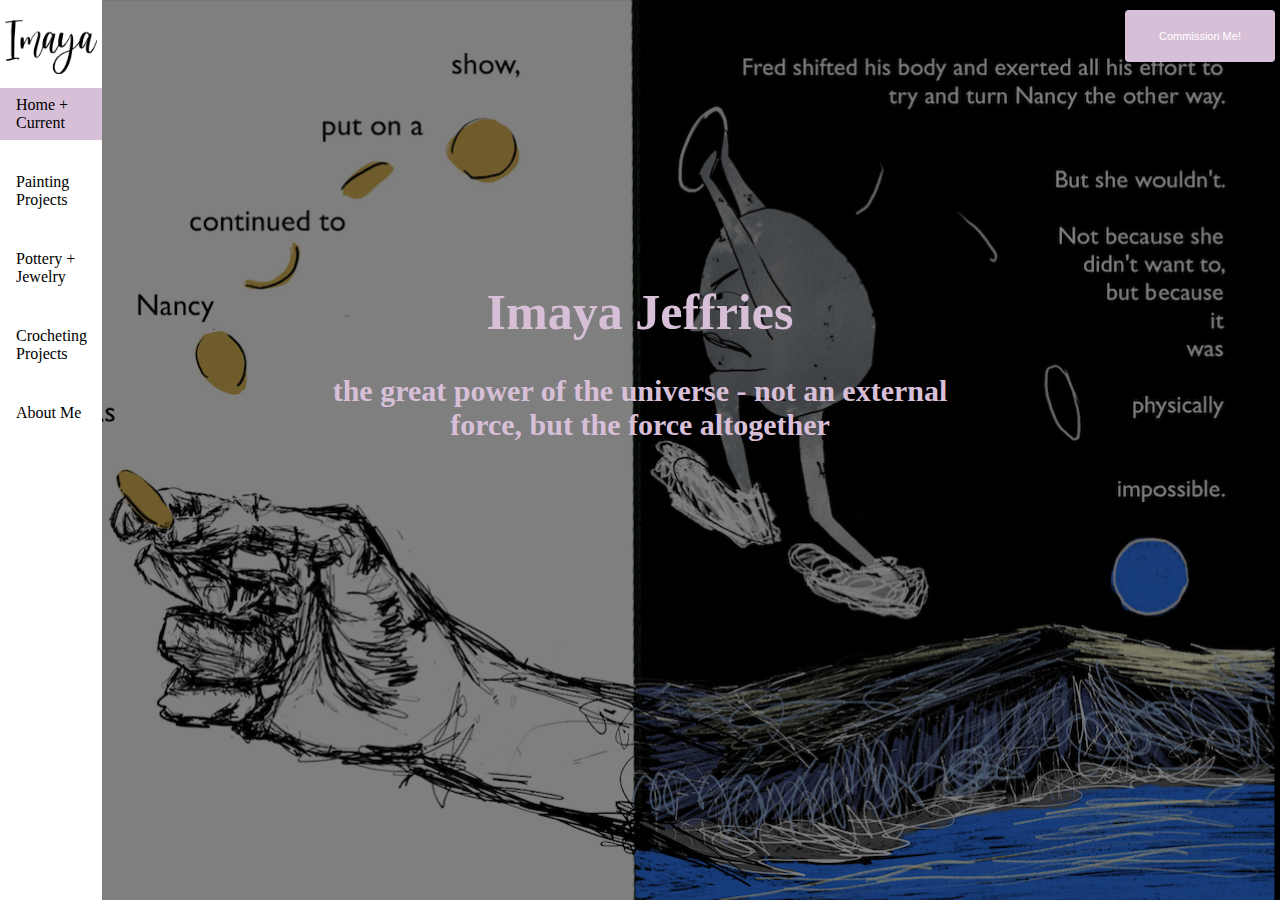
<file: index.html>
<!DOCTYPE html>
<html lang="en">
<head>
    <meta charset="UTF-8">
    <meta name="viewport" content="width=device-width, initial-scale=1.0">
    <link rel="stylesheet" href="styles.css">
    <title>Home</title>
</head>
<body>
    <div class="hero-image">
        <div class="hero-text">
          <h1 style="font-size:50px">Imaya Jeffries</h1>
          <p style="font-size: 30px; font-weight: bolder;">the great power of the universe - not an external force, but the force altogether</p>
        </div>

        <ul>
            <a href="index.html"><img class = 'logo-image' src="artwork/cursive.png" alt="Cursive fonts"></a>
            <li><a class = 'active' href = 'index.html'>Home + Current</a></li>
            <li><a href = 'paint.html'>Painting Projects</a></li>
            <li><a href = 'pottery.html'>Pottery + Jewelry</a></li>
            <li><a href = 'crocheting.html'>Crocheting Projects</a></li>
            <li><a href = 'about.html'>About Me</a></li>
        </ul>

    </div>


   

    <!-- <div class = 'top-banner'>
        <h2>the great power of the universe - not an external force, but the force altogether</h2>
    </div>

    <div class = 'body-container'>
        <img src = "grow.png" style = "width: 50%" >
    </div> -->

    <a href = money.html><button class="btn-cta" style="vertical-align:middle"><span>Commission Me!</span></button></a>


</body>
</html>
</file>
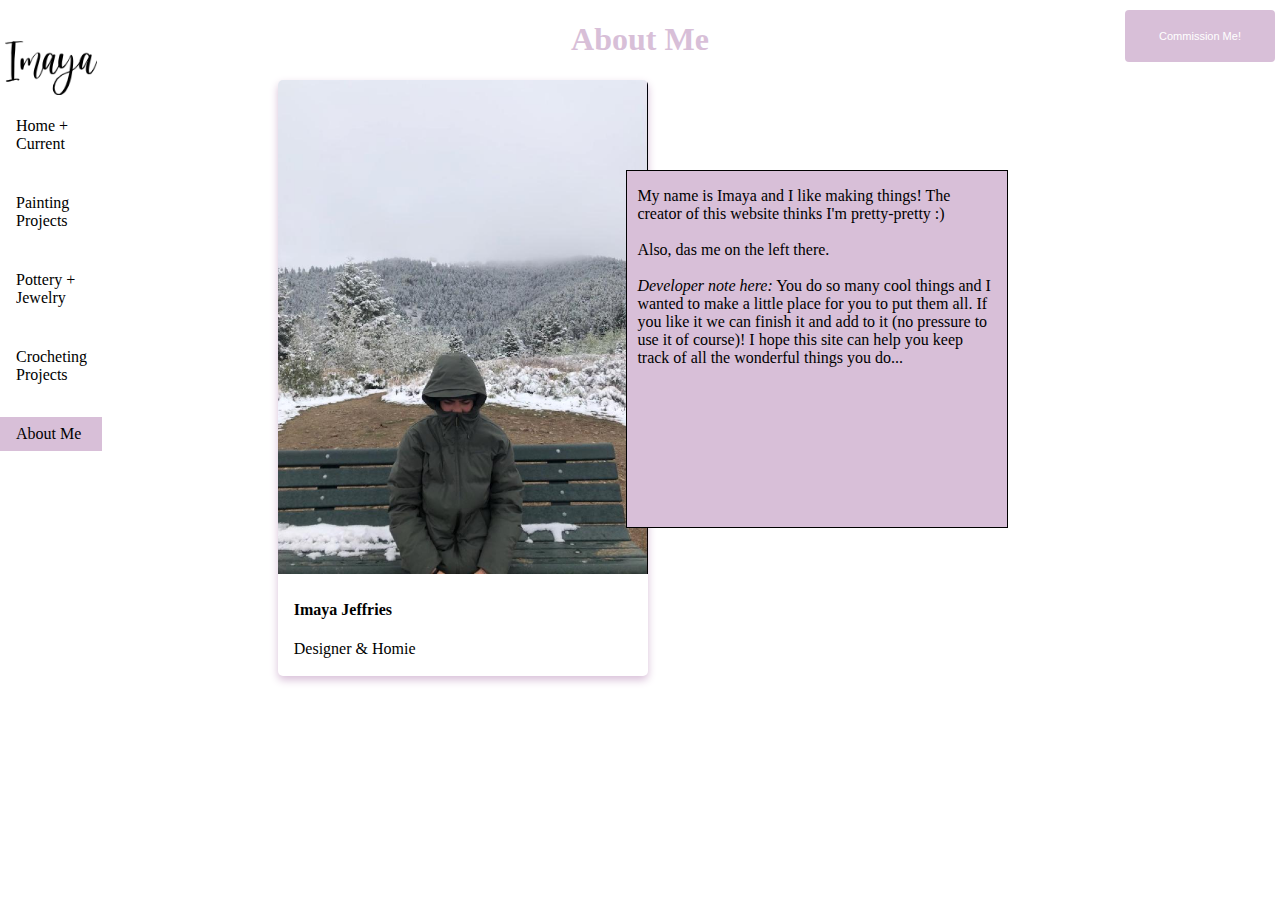
<file: about.html>
<!DOCTYPE html>
<html lang="en">
<head>
    <meta charset="UTF-8">
    <!-- <meta name="viewport" content="width=device-width, initial-scale=1.0"> -->
    <link rel="stylesheet" href="styles.css">
    <title>About</title>
</head>
<body>
    <ul>
        <a  href="index.html"><img class = 'logo-image' src="artwork/cursive.png" alt="Cursive fonts"></a>
        <li><a href = 'index.html'>Home + Current</a></li>
        <li><a href = 'paint.html'>Painting Projects</a></li>
        <li><a href = 'pottery.html'>Pottery + Jewelry</a></li>
        <li><a href = 'crocheting.html'>Crocheting Projects</a></li>
        <li><a class = 'active' href = 'about.html'>About Me</a></li>
    </ul>

    <div class = "pot-header"><h1>About Me</h1></div>
    <div class="content-wrapper">
        <div class="two-column-wrapper ">
            <div class="card">
                <img class = 'img-ab' src="artwork/iij.jpeg" style="width:100%">
                <div class="container-ab">
                  <h4><b>Imaya Jeffries</b></h4>
                  <p>Designer & Homie</p>
                </div>
            </div>

            <div class="profile-content-wrapper">
                <p>My name is Imaya and I like making things! The creator of this website
                    thinks I'm pretty-pretty :) 
                    <br><br> 
                    Also, das me on the left there. 
                    <br><br>
                    <em>Developer note here:</em> You do so many cool things and I wanted to make a little 
                    place for you to put them all. If you like it we can finish it and add to it (no pressure to use it of course)! 
                    I hope this site can help you keep track of all the wonderful things you do...
                </p>   
            </div>
        </div>
    </div>

    <a href = money.html><button class="btn-cta" style="vertical-align:middle"><span>Commission Me!</span></button></a>

</body>
</html>
</file>
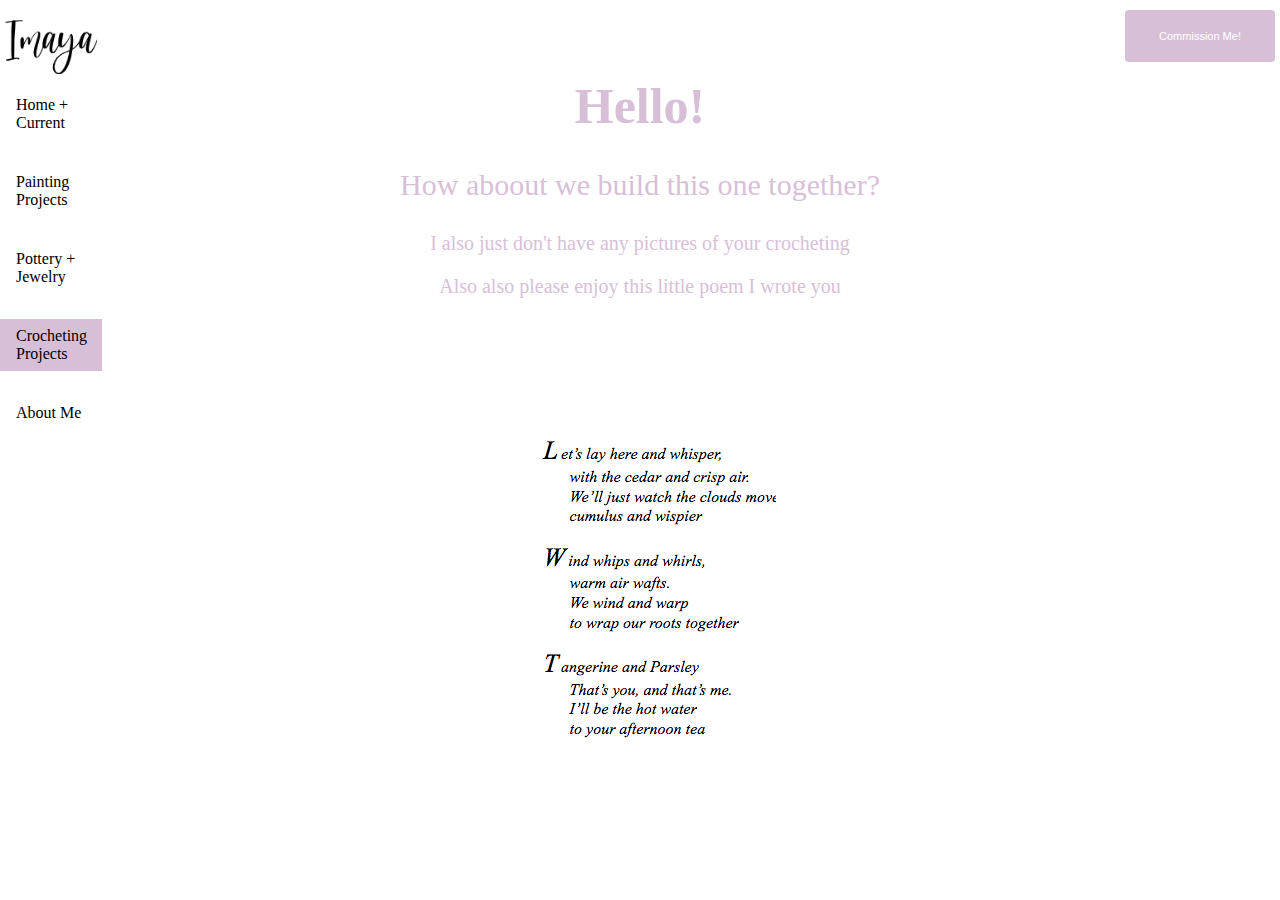
<file: crocheting.html>
<!DOCTYPE html>
<html lang="en">
<head>
    <meta charset="UTF-8">
    <!-- <meta name="viewport" content="width=device-width, initial-scale=1.0"> -->
    <link rel="stylesheet" href="styles.css">
    <title>Crocheting</title>

    <style>
       

    </style>

</head>
<body>
        <ul>
            <a  href="index.html"><img class = 'logo-image' src="artwork/cursive.png" alt="Cursive fonts"></a>
            <li><a href = 'index.html'>Home + Current</a></li>
            <li><a href = 'paint.html'>Painting Projects</a></li>
            <li><a href = 'pottery.html'>Pottery + Jewelry</a></li>
            <li><a class = 'active' href = 'crocheting.html'>Crocheting Projects</a></li>
            <li><a href = 'about.html'>About Me</a></li>
        </ul> 

    <div class = 'hero-text2'>
        <h1 style="font-size:50px">Hello!</h1>
        <p style="font-size:30px">How aboout we build this one together?</p>
        <p style = 'font-size: 20px'>I also just don't have any pictures of your crocheting</p>
        <p style = 'font-size: 20px'>Also also please enjoy this little poem I wrote you</p>
    </div>

    <div class = 'center-poem'>
        <img src = 'artwork/poem.png'>
    </div>


    <a href = money.html><button class="btn-cta" style="vertical-align:middle"><span>Commission Me!</span></button></a>

</body>
</html>
</file>
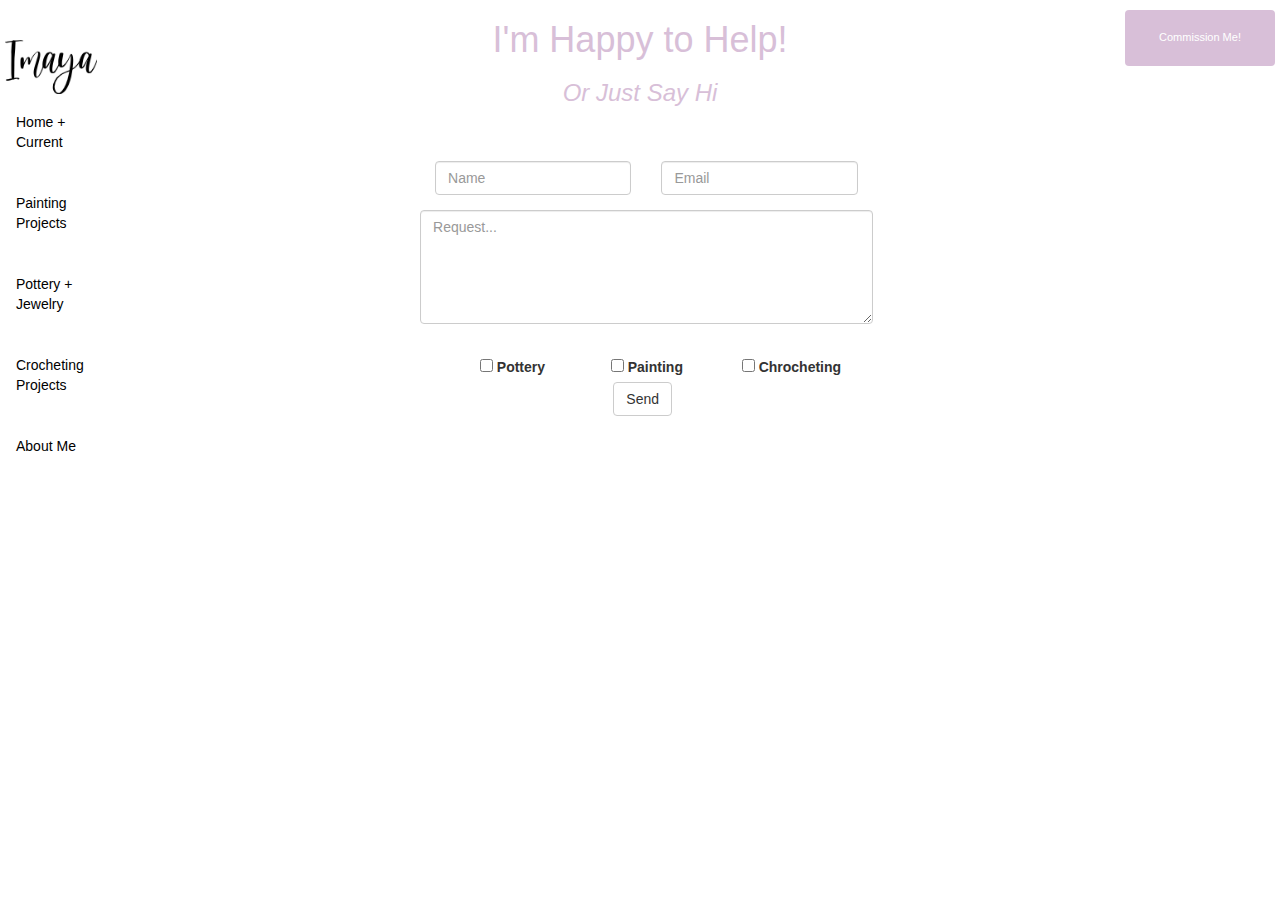
<file: money.html>
<!DOCTYPE html>
<html lang="en">
    <head>
        <meta charset="UTF-8">
        <meta name="viewport" content="width=device-width, initial-scale=1">
        <link rel="stylesheet" href="https://maxcdn.bootstrapcdn.com/bootstrap/3.4.1/css/bootstrap.min.css">
        <script src="https://ajax.googleapis.com/ajax/libs/jquery/3.5.1/jquery.min.js"></script>
        <script src="https://maxcdn.bootstrapcdn.com/bootstrap/3.4.1/js/bootstrap.min.js"></script>
        <title>Money</title>
    
        <link rel="stylesheet" href="styles.css">
    </head>
<body>

    <ul>
        <a href="index.html"><img class = 'logo-image' src="artwork/cursive.png" alt="Cursive fonts"></a>
        <li><a href = 'index.html'>Home + Current</a></li>
        <li><a href = 'paint.html'>Painting Projects</a></li>
        <li><a href = 'pottery.html'>Pottery + Jewelry</a></li>
        <li><a href = 'crocheting.html'>Crocheting Projects</a></li>
        <li><a href = 'about.html'>About Me</a></li>
    </ul>

    <a href = money.html><button class="btn-cta" style="vertical-align:middle"><span>Commission Me!</span></button></a>

    <div class = 'text-center'>
        <h1>I'm Happy to Help!</h1>
        <h3 style = "font-style: italic;">Or Just Say Hi</h3>
    </div>



    <div class="row">
        <div class="col-sm-7">
          <div class="row">
            <div class="col-sm-6 form-group">
              <input class="form-control" id="name" name="name" placeholder="Name" type="text" required>
            </div>
            <div class="col-sm-6 form-group">
              <input class="form-control" id="email" name="email" placeholder="Email" type="email" required>
            </div>
            <textarea class="form-control" id="comments" name="comments" placeholder="Request..." rows="5"></textarea><br>
          </div>

          <div class = 'row3'>
            <div class="col-sm-4 form-check ">
                <input class="form-check-input" type="checkbox" id="inlineCheckbox1" value="option1">
                <label class="form-check-label" for="inlineCheckbox1">Pottery</label>
            </div>

            <div class="col-sm-4 form-check">
                <input class="form-check-input" type="checkbox" id="inlineCheckbox2" value="option2">
                <label class="form-check-label" for="inlineCheckbox2">Painting</label>
            </div>

            <div class="col-sm-4 form-check">
                <input class="form-check-input" type="checkbox" id="inlineCheckbox2" value="option2">
                <label class="form-check-label" for="inlineCheckbox2">Chrocheting</label>
            </div>
          </div>

          <div class="row4">
            <div class="col-sm-7 form-group">
              <a href = "thanks.html"><button class="btn btn-default pull-right" type="submit">Send</button></a>
            </div>
          </div>

        </div>
      </div>


</body>
</html>
</file>
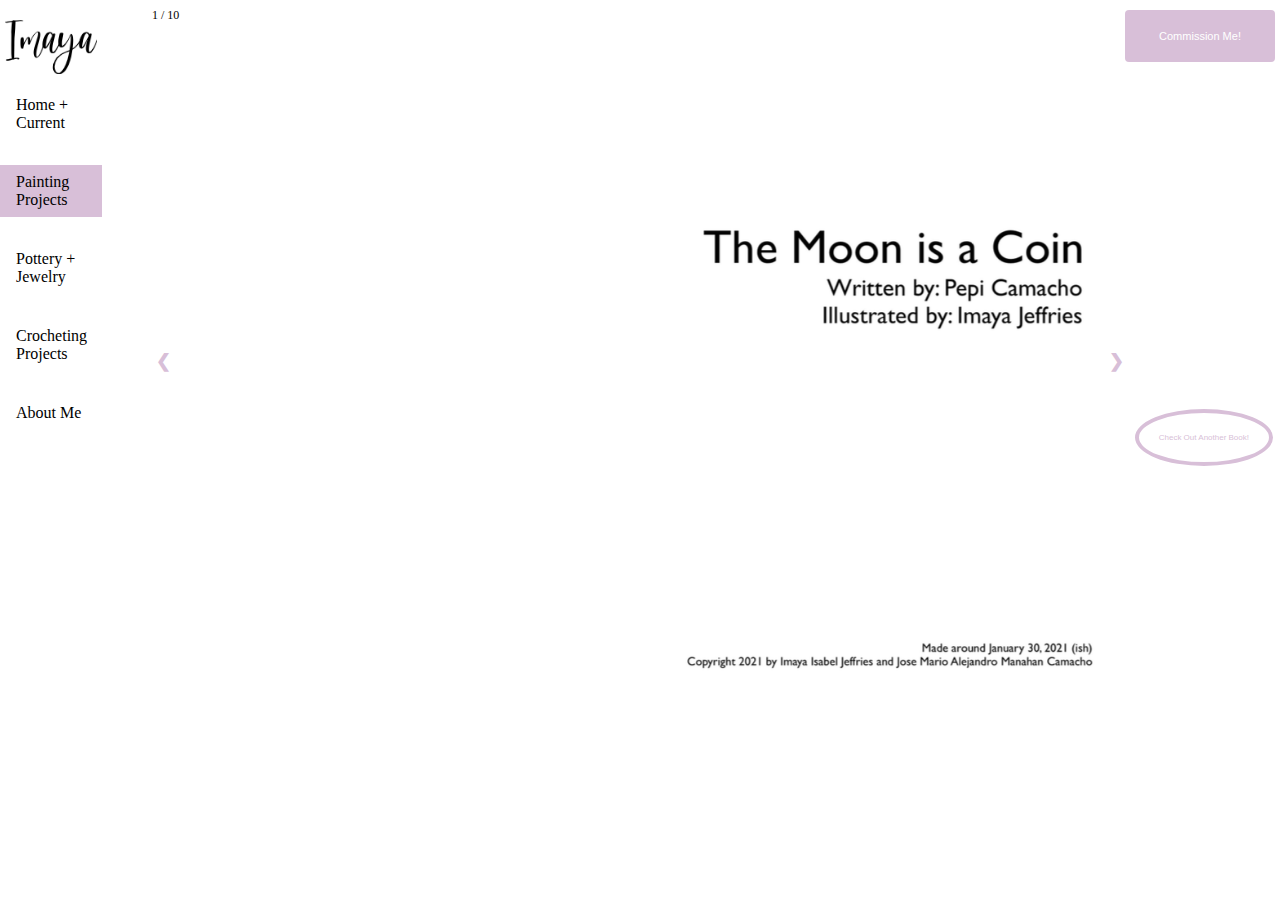
<file: paint.html>
<!DOCTYPE html>
<html lang="en">
<head>
    <meta charset="UTF-8">
    <!-- <meta name="viewport" content="width=device-width, initial-scale=1.0"> -->
    <link rel="stylesheet" href="styles.css">
    <title>Home</title>
</head>
<body>
    <ul>
        <a  href="index.html"><img class = 'logo-image' src="artwork/cursive.png" alt="Cursive fonts"></a>
        <li><a href = 'index.html'>Home + Current</a></li>
        <li><a class = 'active' href = 'paint.html'>Painting Projects</a></li>
        <li><a href = 'pottery.html'>Pottery + Jewelry</a></li>
        <li><a href = 'crocheting.html'>Crocheting Projects</a></li>
        <li><a href = 'about.html'>About Me</a></li>
    </ul>

    <!-- Slideshow container -->
    <div class="slideshow-container">

        <!-- Full-width images with number and caption text -->
        <div class="mySlides fade">
            <div class="numbertext">1 / 10</div>
            <img src="artwork/slide1.png" style="width:100%">
        </div>
    
        <div class="mySlides fade">
            <div class="numbertext">2 / 10</div>
            <img src="artwork/slide2.png" style="width:100%">
        </div>
    
        <div class="mySlides fade">
            <div class="numbertext">3 / 10</div>
            <img src="artwork/slide3.png" style = "width:100%">
        </div>

        <div class="mySlides fade">
            <div class="numbertext">4 / 10</div>
            <img src="artwork/slide4.png" style="width:100%">
        </div>
    
        <div class="mySlides fade">
            <div class="numbertext">5 / 10</div>
            <img src="artwork/slide5.png" style="width:100%">
        </div>
    
        <div class="mySlides fade">
            <div class="numbertext">6 / 10</div>
            <img src="artwork/slide6.png" style = "width:100%">
        </div>

        <div class="mySlides fade">
            <div class="numbertext">7 / 10</div>
            <img src="artwork/slide7.png" style="width:100%">
        </div>
    
        <div class="mySlides fade">
            <div class="numbertext">8 / 10</div>
            <img src="artwork/slide8.png" style="width:100%">
        </div>
    
        <div class="mySlides fade">
            <div class="numbertext">9 / 10</div>
            <img src="artwork/slide9.png" style = "width:100%">
        </div>

        <div class="mySlides fade">
            <div class="numbertext">10 / 10</div>
            <img src="artwork/slide10.png" style = "width:100%">
        </div>

        <!-- Next and previous buttons -->
        <a class="prev" onclick="plusSlides(-1)">&#10094;</a>
        <a class="next" onclick="plusSlides(1)">&#10095;</a>
    </div>
    <br>
    
    <!-- The dots/circles -->
    <div style="text-align:center">
        <span class="dot" onclick="currentSlide(1)"></span>
        <span class="dot" onclick="currentSlide(2)"></span>
        <span class="dot" onclick="currentSlide(3)"></span>
    </div>

    <script>
        var slideIndex = 1;
        showSlides(slideIndex);

        // Next/previous controls
        function plusSlides(n) {
        showSlides(slideIndex += n);
        }

        // Thumbnail image controls
        function currentSlide(n) {
        showSlides(slideIndex = n);
        }

        function showSlides(n) {
        var i;
        var slides = document.getElementsByClassName("mySlides");
        var dots = document.getElementsByClassName("dot");
        if (n > slides.length) {slideIndex = 1}
        if (n < 1) {slideIndex = slides.length}
        for (i = 0; i < slides.length; i++) {
            slides[i].style.display = "none";
        }
        for (i = 0; i < dots.length; i++) {
            dots[i].className = dots[i].className.replace(" active", "");
        }
        slides[slideIndex-1].style.display = "block";
        dots[slideIndex-1].className += " active";
        }
    </script>


    <a href = money.html><button class="btn-cta" style="vertical-align:middle"><span>Commission Me!</span></button></a>
    <a href = paint2.html><button class="button4" style="vertical-align:middle; top: 45%"><span>Check Out Another Book!</span></button></a>

</body>
</html>
</file>
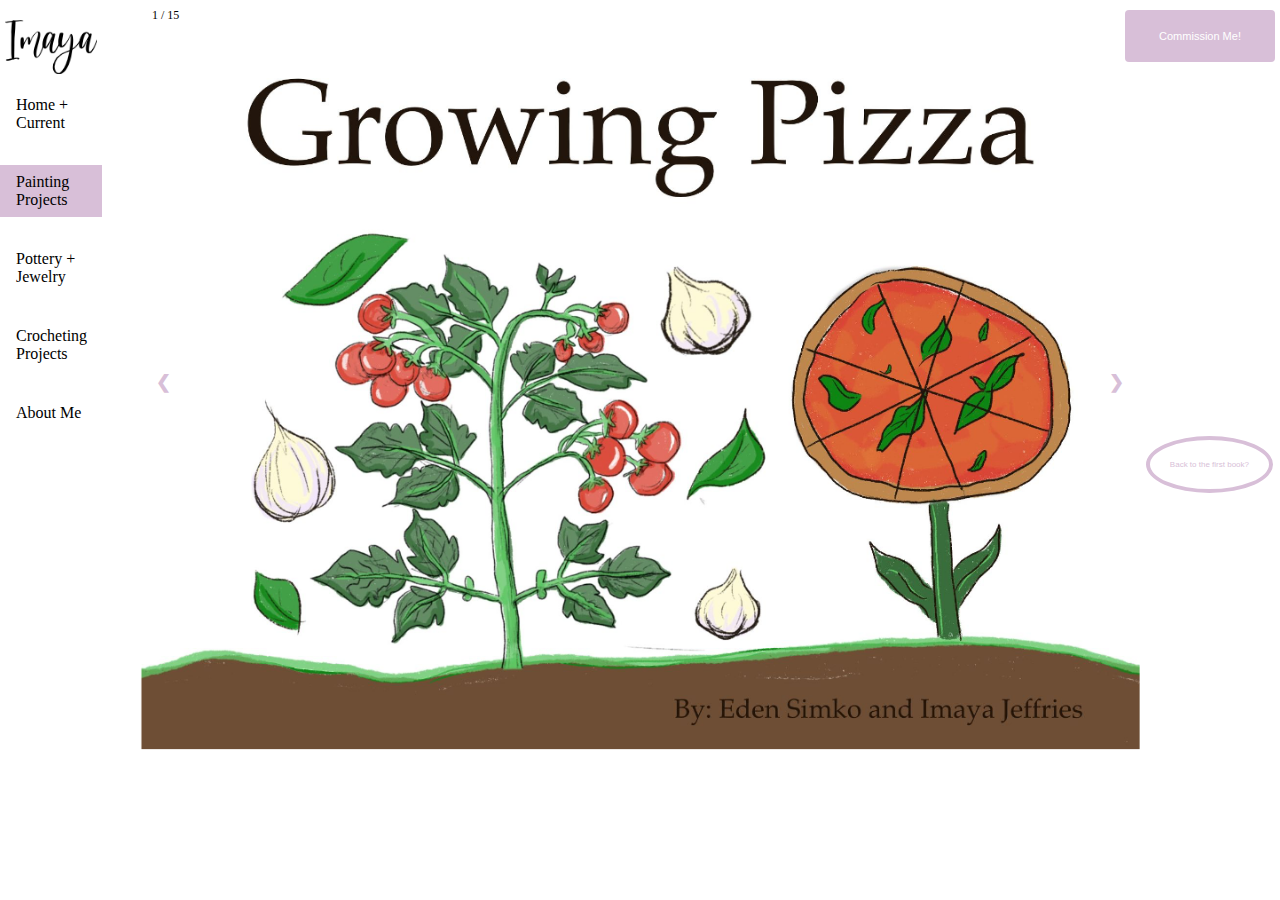
<file: paint2.html>
<!DOCTYPE html>
<html lang="en">
<head>
    <meta charset="UTF-8">
    <!-- <meta name="viewport" content="width=device-width, initial-scale=1.0"> -->
    <link rel="stylesheet" href="styles.css">
    <title>Home</title>
</head>
<body>
    <ul>
        <a  href="index.html"><img class = 'logo-image' src="artwork/cursive.png" alt="Cursive fonts"></a>
        <li><a href = 'index.html'>Home + Current</a></li>
        <li><a class = 'active' href = 'paint.html'>Painting Projects</a></li>
        <li><a href = 'pottery.html'>Pottery + Jewelry</a></li>
        <li><a href = 'crocheting.html'>Crocheting Projects</a></li>
        <li><a href = 'about.html'>About Me</a></li>
    </ul>

    <!-- Slideshow container -->
    <div class="slideshow-container">

        <!-- Full-width images with number and caption text -->
        <div class="mySlides fade">
            <div class="numbertext">1 / 15</div>
            <img src="artwork/slides/grow1.png" style="width:100%">
        </div>
    
        <div class="mySlides fade">
            <div class="numbertext">2 / 15</div>
            <img src="artwork/slides/grow2.png" style="width:100%">
        </div>
    
        <div class="mySlides fade">
            <div class="numbertext">3 / 15</div>
            <img src="artwork/slides/grow3.png" style="width:100%">
        </div>

        <div class="mySlides fade">
            <div class="numbertext">4 / 15</div>
            <img src="artwork/slides/grow4.png" style="width:100%">
        </div>
    
        <div class="mySlides fade">
            <div class="numbertext">5 / 15</div>
            <img src="artwork/slides/grow5.png" style="width:100%">
        </div>
    
        <div class="mySlides fade">
            <div class="numbertext">6 / 15</div>
            <img src="artwork/slides/grow6.png" style="width:100%">
        </div>

        <div class="mySlides fade">
            <div class="numbertext">7 / 15</div>
            <img src="artwork/slides/grow7.png" style="width:100%">
        </div>
    
        <div class="mySlides fade">
            <div class="numbertext">8 / 15</div>
            <img src="artwork/slides/grow8.png" style="width:100%">
        </div>
    
        <div class="mySlides fade">
            <div class="numbertext">9 / 15</div>
            <img src="artwork/slides/grow9.png" style="width:100%">
        </div>

        <div class="mySlides fade">
            <div class="numbertext">10 / 15</div>
            <img src="artwork/slides/grow10.png" style="width:100%">
        </div>

        <div class="mySlides fade">
            <div class="numbertext">11 / 15</div>
            <img src="artwork/slides/grow11.png" style="width:100%">
        </div>

        <div class="mySlides fade">
            <div class="numbertext">12 / 15</div>
            <img src="artwork/slides/grow12.png" style="width:100%">
        </div>
    
        <div class="mySlides fade">
            <div class="numbertext">13 / 15</div>
            <img src="artwork/slides/grow13.png" style="width:100%">
        </div>
    
        <div class="mySlides fade">
            <div class="numbertext">14 / 15</div>
            <img src="artwork/slides/grow14.png" style="width:100%">
        </div>

        <div class="mySlides fade">
            <div class="numbertext">15 / 15</div>
            <img src="artwork/slides/grow15.png" style="width:100%">
        </div>

        <!-- Next and previous buttons -->
        <a class="prev" onclick="plusSlides(-1)">&#10094;</a>
        <a class="next" onclick="plusSlides(1)">&#10095;</a>
    </div>
    <br>
    
    <!-- The dots/circles -->
    <div style="text-align:center">
        <span class="dot" onclick="currentSlide(1)"></span>
        <span class="dot" onclick="currentSlide(2)"></span>
        <span class="dot" onclick="currentSlide(3)"></span>
    </div>

    <script>
        var slideIndex = 1;
        showSlides(slideIndex);

        // Next/previous controls
        function plusSlides(n) {
        showSlides(slideIndex += n);
        }

        // Thumbnail image controls
        function currentSlide(n) {
        showSlides(slideIndex = n);
        }

        function showSlides(n) {
        var i;
        var slides = document.getElementsByClassName("mySlides");
        var dots = document.getElementsByClassName("dot");
        if (n > slides.length) {slideIndex = 1}
        if (n < 1) {slideIndex = slides.length}
        for (i = 0; i < slides.length; i++) {
            slides[i].style.display = "none";
        }
        for (i = 0; i < dots.length; i++) {
            dots[i].className = dots[i].className.replace(" active", "");
        }
        slides[slideIndex-1].style.display = "block";
        dots[slideIndex-1].className += " active";
        }
    </script>


    <a href = money.html><button class="btn-cta" style="vertical-align:middle"><span>Commission Me!</span></button></a>
    <a href = paint.html><button class="button4" style="vertical-align:middle; top: 48%"><span>Back to the first book?</span></button></a>

</body>
</html>
</file>
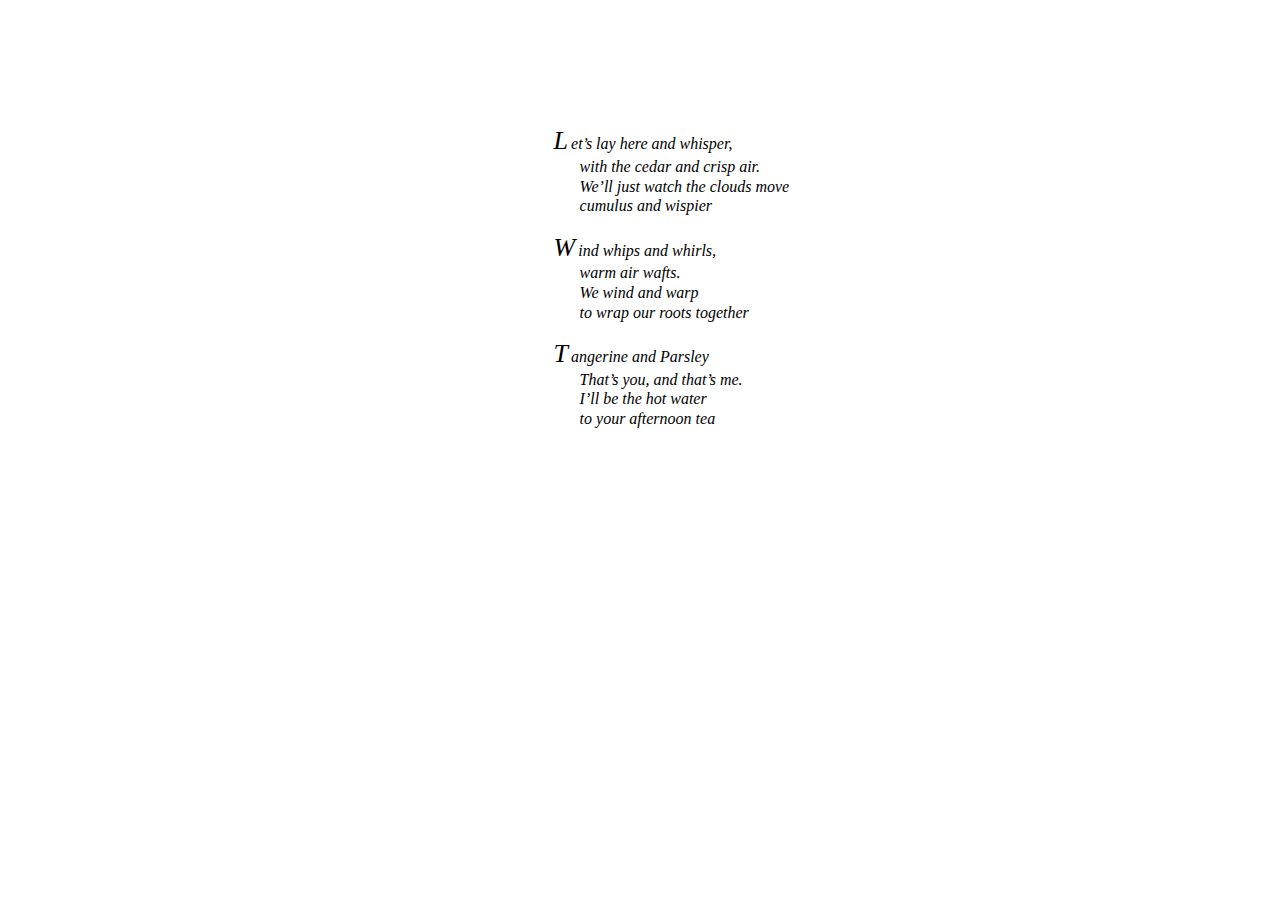
<file: poem.html>
<!DOCTYPE html>
<html lang="en">
<head>
    <meta charset="UTF-8">
    <meta name="viewport" content="width=device-width, initial-scale=1.0">
    <title>Document</title>

    <style>
        .poem {
            margin-left: 40%;
            margin-top: 10%;
        }

        .poem ul, .poem ol {
            list-style-type: none;
        }

        .poem li {
            font-family:Times New Roman;
            font-style:italic;
            padding-bottom: 0.1em;
        }

        .poem li:first-child::first-letter {
            font-size:26px;
            font-style:italic;
            padding-right:3px;
        }

        .poem li:not(:first-child) {
            margin-left: 26px;
        }
    </style>

</head>
<body>
    <div class = 'poem'>
        <ul>
            <li>Let’s lay here and whisper,</li>
            <li>with the cedar and crisp air.</li>
            <li>We’ll just watch the clouds move</li>
            <li>cumulus and wispier</li>
        </ul>
  
        <ul>
            <li>Wind whips and whirls,</li>
            <li>warm air wafts.</li>
            <li>We wind and warp</li>
            <li>to wrap our roots together</li>
        </ul>
  
        <ul>
            <li>Tangerine and Parsley</li>
            <li>That’s you, and that’s me.</li>
            <li>I’ll be the hot water</li>
            <li>to your afternoon tea</li>
        </ul>
    </div>
    
</body>
</html>
</file>
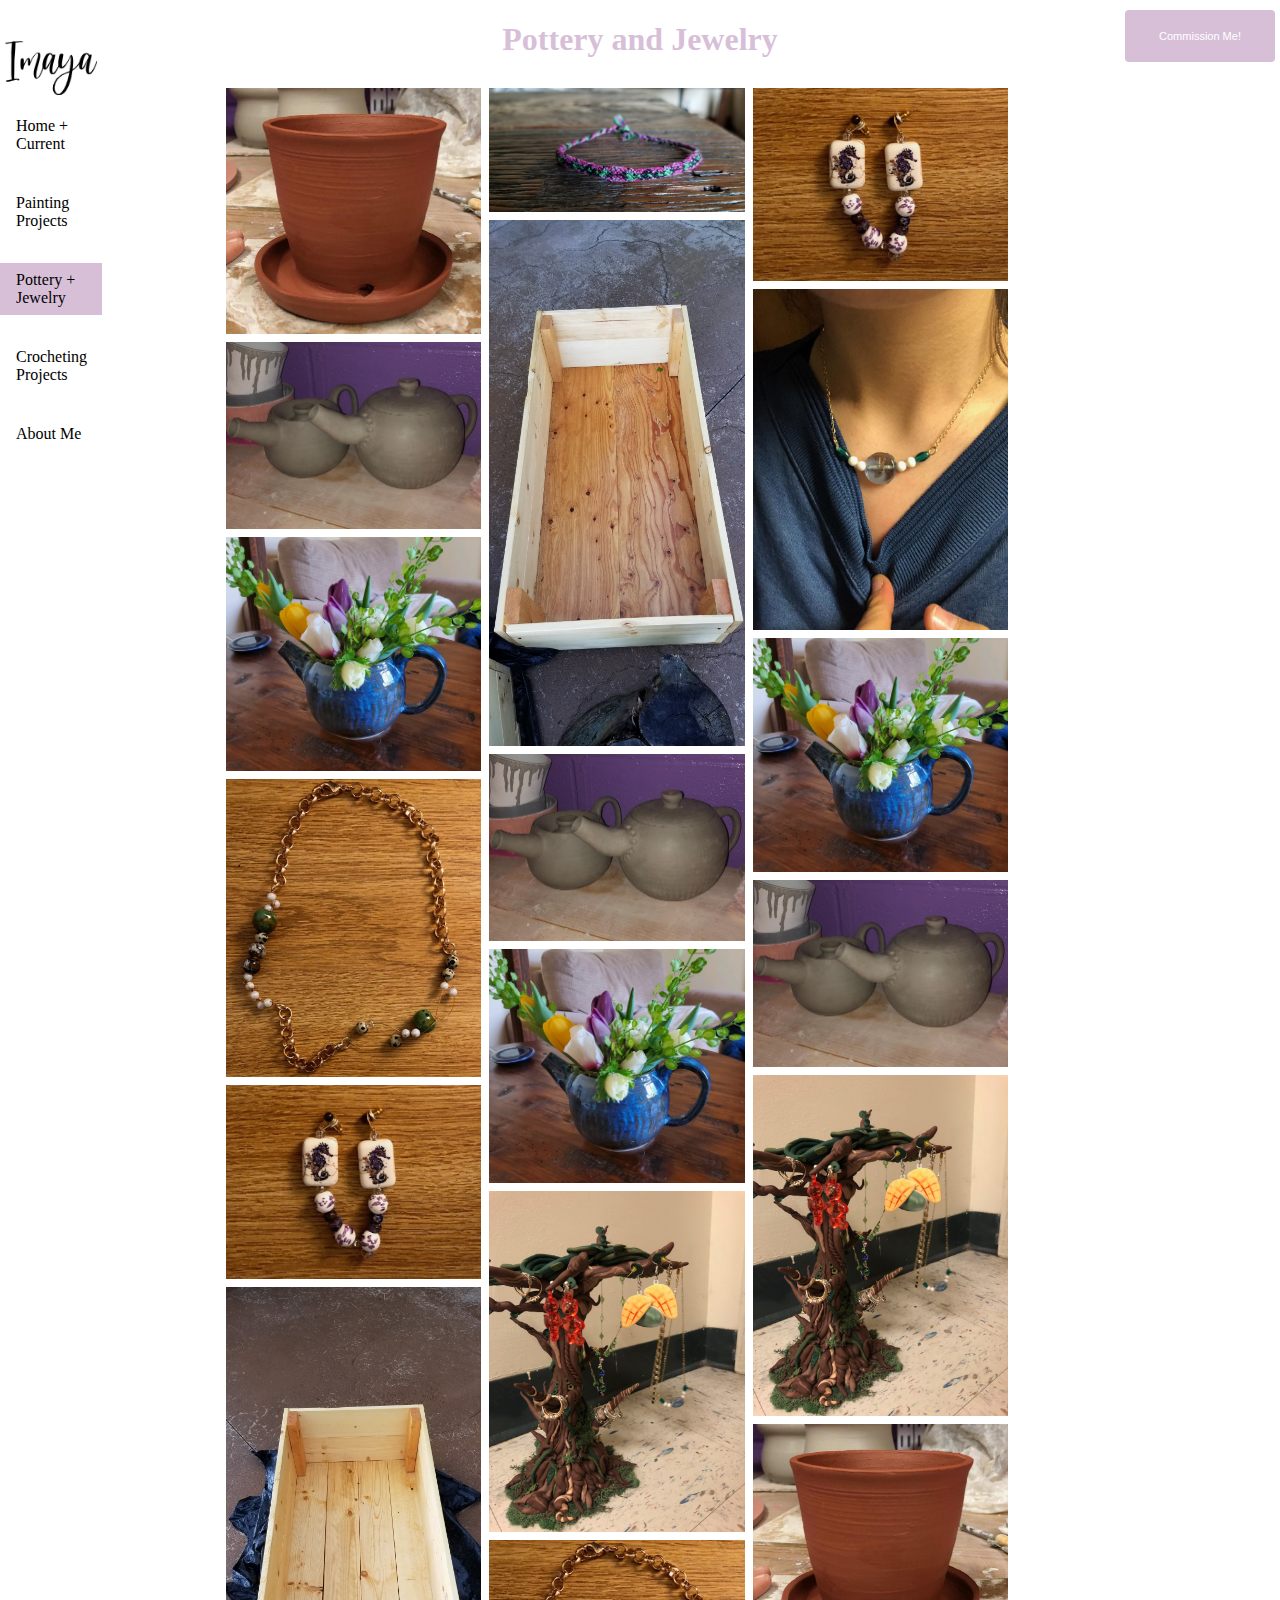
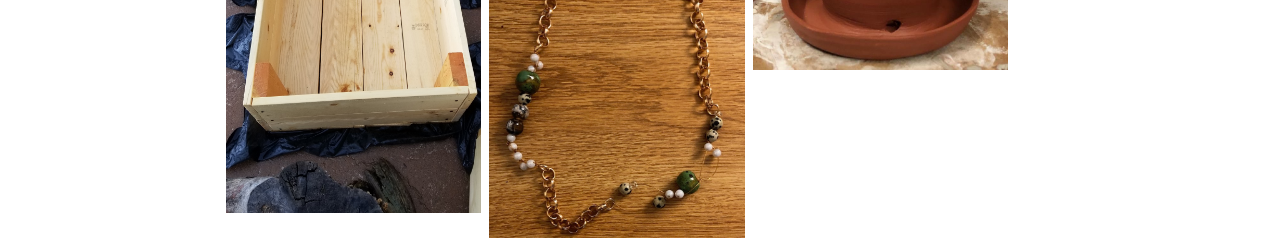
<file: pottery.html>
<!DOCTYPE html>
<html lang="en">
<head>
    <meta charset="UTF-8">
    <meta name="viewport" content="width=device-width, initial-scale=1">
    <title>Pottery</title>
    <link rel="stylesheet" href="styles.css">

</head>
<body>
    <ul>
      <a href="index.html"><img class = 'logo-image' src="artwork/cursive.png" alt="Cursive fonts"></a>
        <li><a href = 'index.html'>Home + Current</a></li>
        <li><a href = 'paint.html'>Painting Projects</a></li>
        <li><a class = 'active' href = 'pottery.html'>Pottery + Jewelry</a></li>
        <li><a href = 'crocheting.html'>Crocheting Projects</a></li>
        <li><a href = 'about.html'>About Me</a></li>
    </ul>

   <!-- Container (Pottery Section) -->
  <!-- <div class="container-fluid text-center">
      <h2>Pottery</h2><br>
      <h4>What I've Potted</h4>
      <div class="row6 text-center">
        <div class="col-sm-4">
          <div class="thumbnail">
            <img src="artwork/pot1.jpeg" width="400" height="300">
            <p><strong>Planter</strong></p>
            <p>Used for samall plants!</p>
          </div>
        </div>
        <div class="col-sm-4">
          <div class="thumbnail">
            <img src="artwork/pot2.jpeg" width="400" height="300">
            <p><strong>Tea Pots</strong></p>
            <p>Used for all kinds of tea!</p>
          </div>
        </div>
        <div class="col-sm-4">
          <div class="thumbnail">
            <img src="artwork/pot3.jpeg" width="400" height="300">
            <p><strong>Tea Pot Vase</strong></p>
            <p>A re-imagined tea pot!</p>
          </div>
        </div>
      </div>

      <div class="row6 text-center">
        <div class="col-sm-4">
          <div class="thumbnail">
            <img src="artwork/jewel1.jpeg" width="400" height="300">
            <p><strong>Seahorse Earrings</strong></p>
            <p>Hear the ocean with these!</p>
          </div>
        </div>
        <div class="col-sm-4">
          <div class="thumbnail">
            <img src="artwork/jewel2.jpeg" width="400" height="300">
            <p><strong>Jewelry Tree</strong></p>
            <p>Hang your cool stuff!</p>
          </div>
        </div>
        <div class="col-sm-4">
          <div class="thumbnail">
            <img src="artwork/jewel3.jpeg" width="400" height="300">
            <p><strong>Necklace + Me</strong></p>
            <p>Wear it!</p>
          </div>
        </div>
      </div>
  </div>  -->

  <h1 class = 'pot-header'>Pottery and Jewelry</h1>
  <div class = 'row-pot'>
    <div class = 'column'>
      <img src="artwork/pot1.jpeg">
      <img src="artwork/pot2.jpeg" >
      <img src="artwork/pot3.jpeg">
      <img src="artwork/jewel4.jpeg">
      <img src="artwork/jewel1.jpeg">
      <img src="artwork/planter2.jpg">
      
    </div>
    <div class = 'column'>
      <img src="artwork/jewel5.jpg">
      <img src="artwork/planter1.jpg">
      <img src="artwork/pot2.jpeg" >
      <img src="artwork/pot3.jpeg">
      <img src="artwork/jewel2.jpeg">
      <img src="artwork/jewel4.jpeg">
    </div>
    <div class = 'column'>
      <img src="artwork/jewel1.jpeg">
      <img src="artwork/jewel3.jpeg">
      <img src="artwork/pot3.jpeg">
      <img src="artwork/pot2.jpeg" >
      <img src="artwork/jewel2.jpeg">
      <img src="artwork/pot1.jpeg">
    </div>
  </div>

  <a href = money.html><button class="btn-cta" style="vertical-align:middle"><span>Commission Me!</span></button></a>

</body>
</html>
</file>
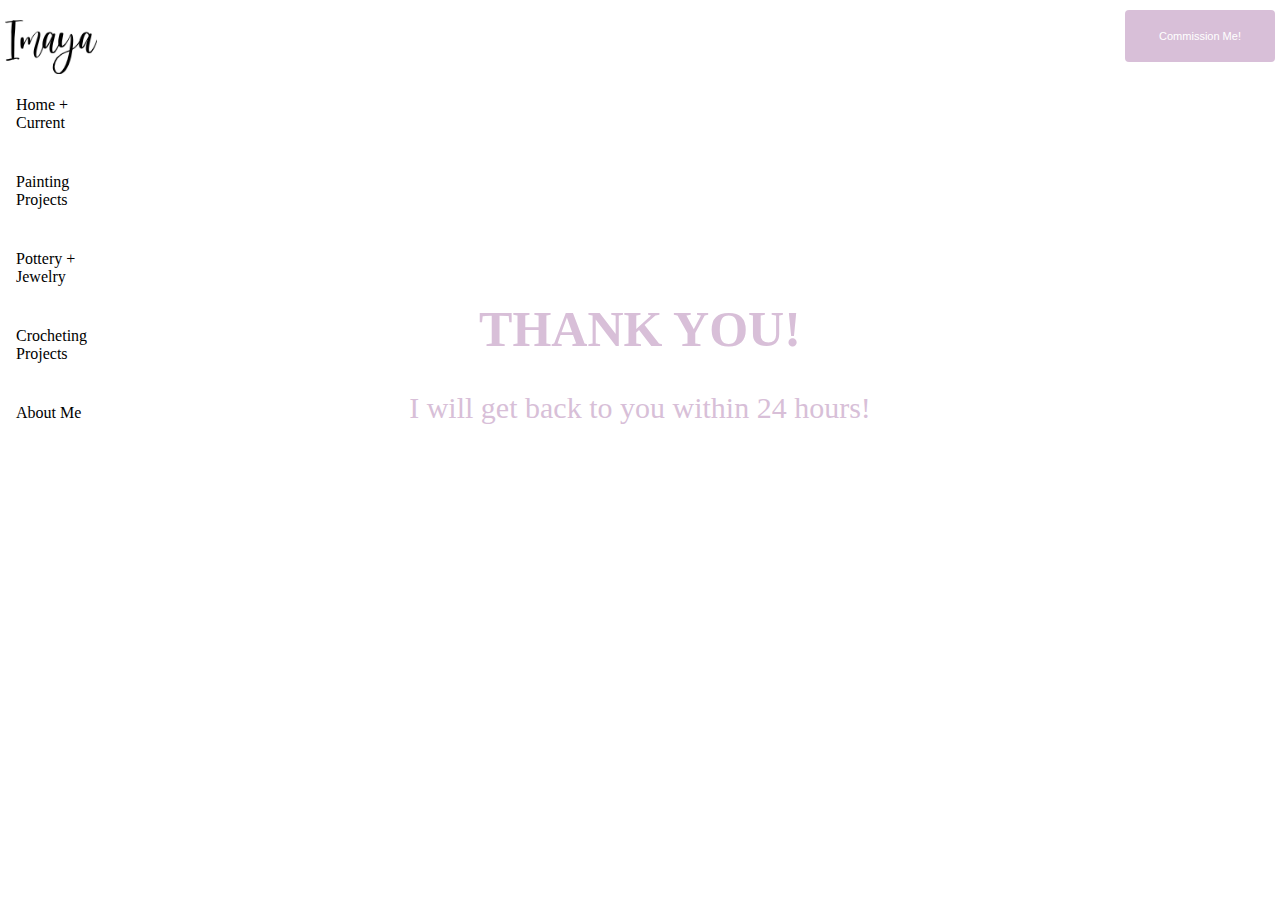
<file: thanks.html>
<!DOCTYPE html>
<html lang="en">
<head>
    <meta charset="UTF-8">
    <!-- <meta name="viewport" content="width=device-width, initial-scale=1.0"> -->
    <link rel="stylesheet" href="styles.css">
    <title>Crocheting</title>
</head>
<body>
    <ul>
        <a  href="index.html"><img class = 'logo-image' src="artwork/cursive.png" alt="Cursive fonts"></a>
        <li><a href = 'index.html'>Home + Current</a></li>
        <li><a href = 'paint.html'>Painting Projects</a></li>
        <li><a href = 'pottery.html'>Pottery + Jewelry</a></li>
        <li><a href = 'crocheting.html'>Crocheting Projects</a></li>
        <li><a href = 'about.html'>About Me</a></li>
    </ul>

    <div class = 'hero-text'>
        <h1 style="font-size:50px">THANK YOU!</h1>
        <p style="font-size:30px">I will get back to you within 24 hours!</p>
    </div>
    
    <a href = money.html><button class="btn-cta" style="vertical-align:middle"><span>Commission Me!</span></button></a>

</body>
</html>
</file>
<file: styles.css>
body, html {
    height: 100%;
    margin: 0;
  }
  
  .hero-image {
    background-image: linear-gradient(rgba(0, 0, 0, 0.5), rgba(0, 0, 0, 0.5)), url("artwork/moon2.png");
    height: 100%;
    background-position: center;
    background-repeat: no-repeat;
    background-size: cover;
    position: relative;
  }
  
  .hero-text {
    text-align: center;
    position: absolute;
    top: 40%;
    left: 50%;
    transform: translate(-50%, -50%);
    color: thistle;
  }


ul {
    list-style-type: none;
    margin: 0;
    padding: 0;
    width: 8%;
    position: fixed;
    height: 100%;
    overflow: auto;
    /* border:1px solid #000; */
    background-color: white;
}

li a {
    display: block;
    color: black;
    padding: 8px 16px;
    margin-bottom: 25px;
    text-decoration: none;
}

li a.active {
    background-color: thistle;

}

li a:hover:not(.active) {
    text-decoration: underline;
}

.logo-image {
    width: 90%;
    margin: 20px 5px 10px 5px;
}

.top-banner {
    margin: 0;
    position: absolute;
    top: 10%;
    left: 50%;
    margin-right: -50%;
    transform: translate(-50%, -50%);
    color: thistle;
}

.body-container {
    
    position: absolute;
    top: 20%;
    left: 33%;
    margin: -25px 0 0 -25px;
    height: 1000px;
}

.btn-cta {
    position: absolute;
    top: 10px;
    right: 5px;
    text-align: center;
    display: inline-block;
    border-radius: 4px;
    background-color: thistle;
    border: none;
    color: #FFFFFF;
    font-size: 11px;
    padding: 20px;
    width: 150px;
    transition: all 0.5s;
    cursor: pointer;
}

.btn-cta span {
    cursor: pointer;
    display: inline-block;
    position: relative;
    transition: 0.5s;
}

.btn-cta span:after {
    content: '\00bb';
    position: absolute;
    opacity: 0;
    top: 0;
    right: -20px;
    transition: 0.5s;
}

.btn-cta:hover span {
    padding-right: 25px;
}

.btn-cta:hover span:after {
    opacity: 1;
    right: 0;
}

/* from w3schools */
.container-fluid {
    padding: 60px 50px;
    /* margin-left: 8%; */
  }

  .text-center {
      color: thistle;
  }

  .row {
      margin-left: 22%;
      margin-top: 3%;
  }

  .row3 {
    margin-left: 30%;
    margin-top: 2%;
    margin-bottom: 2%;
  }

  .row4 {
    margin-left: 27%;
    padding-top: 3%;
  }

  .btn:hover {
      background-color: thistle;
  }

  .row6 {
      margin-left: 4%;
  }

  .row-pot {
    display: flex;
    flex-wrap: wrap;
    padding: 0 4px;
    margin-left: 17%;
  }

  .column {
    flex: 25%;
    max-width: 25%;
    padding: 0 4px;
  }

  .column img {
    margin-top: 8px;
    vertical-align: middle;
    width: 100%;
  }

  /* Responsive layout - makes a two column-layout instead of four columns */
@media screen and (max-width: 800px) {
    .column {
      flex: 50%;
      max-width: 50%;
    }
  }
  
  /* Responsive layout - makes the two columns stack on top of each other instead of next to each other */
  @media screen and (max-width: 600px) {
    .column {
      flex: 100%;
      max-width: 100%;
    }
  }

  .pot-header {
      text-align: center;
      color: thistle;
  }

   /* About Page */
 .two-column-wrapper{
    display: grid;
    grid-template-columns: 1.7fr 2fr 1fr;
    height: 50%;
}

.profile-image-wrapper img {
    width: 100%;
}

.profile-content-wrapper {
    padding-right: 10px;
    padding-left: 10px;
    margin-top: 90px;
    margin-left: 30%;
    border: 1px solid;
    background-color: thistle;
    height: 60%;
}

.profile-content-wrapper h2{
    color: thistle;
}

.card {
    box-shadow: 0 4px 8px 0 thistle;
    transition: 0.3s;
    width: 80%;
    border-radius: 5px;
    margin-left: 60%;
  }
  
  .card:hover {
    box-shadow: 5px 10px 8px 10px thistle;
  }
  
  .img-ab {
    border-radius: 5px 5px 0 0;
  }
  
  .container-ab {
    padding: 2px 16px;
  }

/* Paint Slide Show */
  
* {box-sizing:border-box}

/* Slideshow container */
.slideshow-container {
  max-width: 1000px;
  position: relative;
  margin: auto;
}

/* Hide the images by default */
.mySlides {
  display: none;
}

/* Next & previous buttons */
.prev, .next {
  cursor: pointer;
  position: absolute;
  top: 50%;
  width: auto;
  margin-top: -22px;
  padding: 16px;
  color: thistle;
  font-weight: bold;
  font-size: 18px;
  transition: 0.6s ease;
  border-radius: 0 3px 3px 0;
  user-select: none;
}

/* Position the "next button" to the right */
.next {
  right: 0;
  border-radius: 3px 0 0 3px;
}

/* On hover, add a black background color with a little bit see-through */
.prev:hover, .next:hover {
  background-color: rgba(0,0,0,0.8);
}

/* Caption text */
.text {
  color: #f2f2f2;
  font-size: 15px;
  padding: 8px 12px;
  position: absolute;
  bottom: 8px;
  width: 100%;
  text-align: center;
}

/* Number text (1/3 etc) */
.numbertext {
  color: black;
  font-size: 12px;
  padding: 8px 12px;
  position: absolute;
  top: 0;
}

/* Fading animation */
.fade {
  -webkit-animation-name: fade;
  -webkit-animation-duration: 1.5s;
  animation-name: fade;
  animation-duration: 1.5s;
}

@-webkit-keyframes fade {
  from {opacity: .4}
  to {opacity: 1}
}

@keyframes fade {
  from {opacity: .4}
  to {opacity: 1}
}

/* Paint 2 */
.btn-paint2 {
    position: absolute;
    top: 45%;
    right: 5px;
    text-align: center;
    display: inline-block;
    border-radius: 4px;
    background-color: black;
    border: none;
    color: #FFFFFF;
    font-size: 11px;
    padding: 20px;
    width: 150px;
    transition: all 0.5s;
    cursor: pointer;
}

.btn-paint2 span {
    cursor: pointer;
    display: inline-block;
    position: relative;
    transition: 0.5s;
}

.btn-paint2 span:after {
    content: '\00bb';
    position: absolute;
    opacity: 0;
    top: 0;
    right: -20px;
    transition: 0.5s;
}

.btn-paint2:hover span {
    padding-right: 25px;
}

.btn-paint2:hover span:after {
    opacity: 1;
    right: 0;
}

.button4 {
    position: absolute;
    right: 5px;
    border: 4px solid;
    border-radius: 50%;
    background-color: white;
    color: thistle;
    padding: 20px;
    text-align: center;
    text-decoration: none;
    display: inline-block;
    font-size: 8px;
    margin: 4px 2px; 
    cursor: pointer;
    transition-duration: .3s;
}

.button4:hover {
    box-shadow: 11px 11px 11px black; 
    background-color: thistle;
    border-color: thistle;
    color: white;
  }

.button4:focus {outline:0;}

/* poem photo */
.center-poem {
    text-align: center;
    position: absolute;
    top: 65%;
    left: 50%;
    transform: translate(-50%, -50%);
}

.hero-text2 {
    text-align: center;
    position: absolute;
    top: 20%;
    left: 50%;
    transform: translate(-50%, -50%);
    color: thistle;
}
</file>
